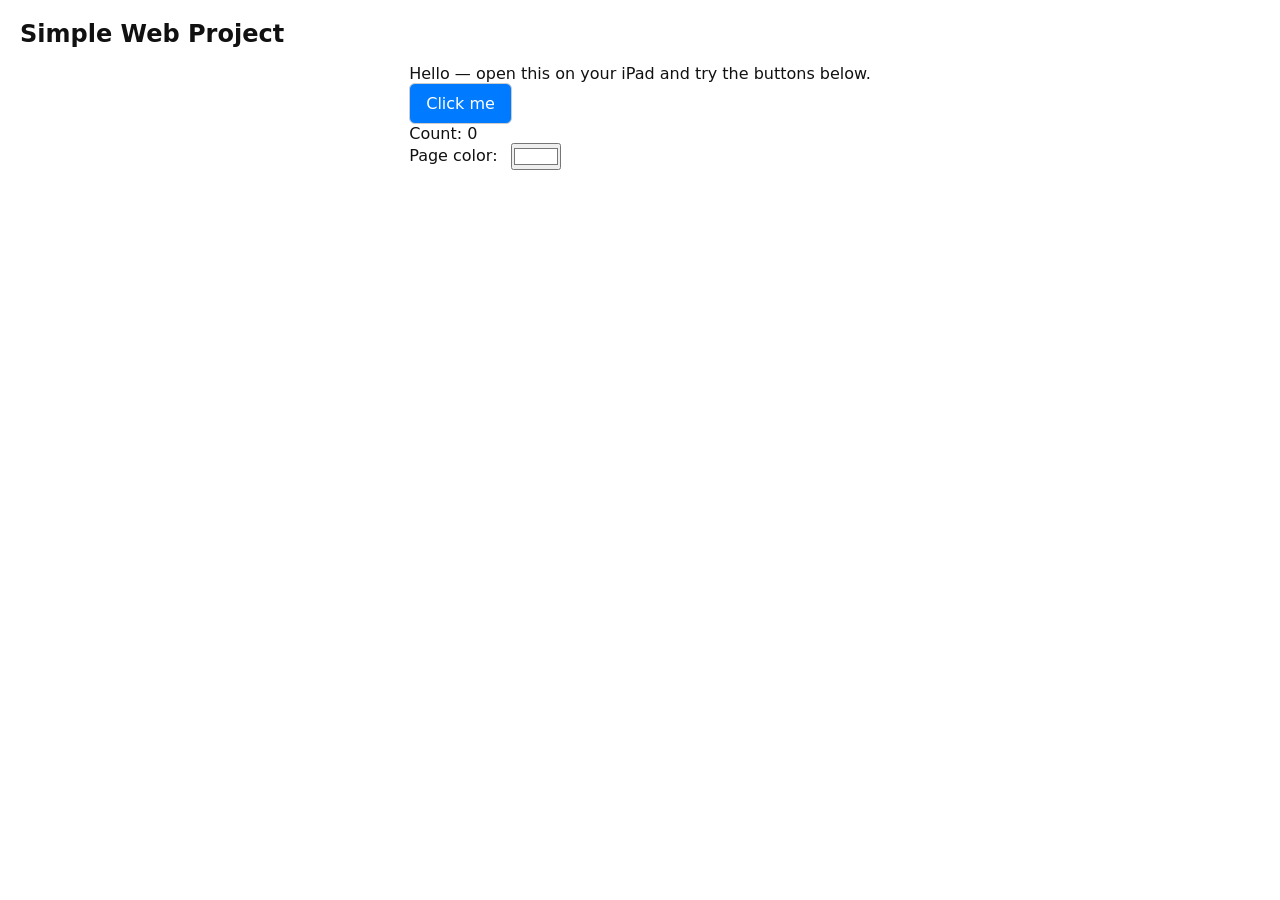
<file: index.html>
<!doctype html>
<html lang="en">
<head>
  <meta charset="utf-8">
  <meta name="viewport" content="width=device-width,initial-scale=1">
  <title>Simple Web Project</title>
  <link rel="stylesheet" href="style.css">
</head>
<body>
  <header>
    <h1>Simple Web Project</h1>
  </header>
  <main>
    <p id="greeting">Hello — open this on your iPad and try the buttons below.</p>

    <button id="countBtn">Click me</button>
    <p>Count: <span id="count">0</span></p>

    <label>Page color: <input type="color" id="colorPicker" value="#ffffff"></label>
  </main>

  <script src="script.js"></script>
</body>
</html>
</file>
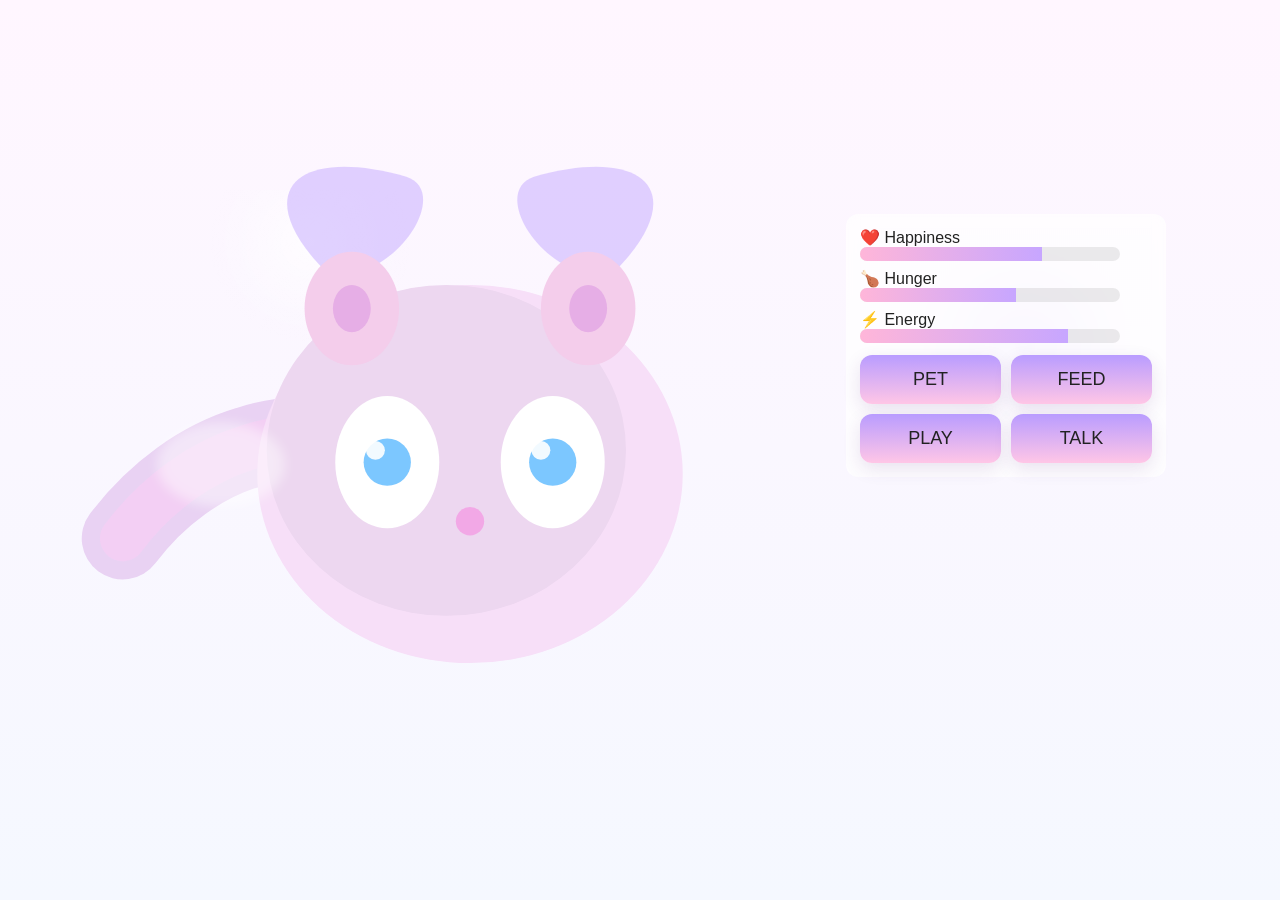
<file: thumbi.html>
<!doctype html>
<html lang="en">
<head>
  <meta charset="utf-8" />
  <meta name="viewport" content="width=device-width,initial-scale=1" />
  <title>Thumbi — Magical Pet</title>
  <link rel="stylesheet" href="thumbi.css">
</head>
<body>
  <main class="stage">
    <section class="scene">
      <div class="background">
        <div class="sparkles" aria-hidden="true"></div>
      </div>

      <div id="thumbi" class="momo" role="img" aria-label="Thumbi the magical pet">
        <!-- Tail (behind body) -->
        <svg id="tail" class="tail" viewBox="0 0 200 120" preserveAspectRatio="xMidYMid meet">
          <g fill="none" stroke-linecap="round" stroke-linejoin="round">
            <path id="tailPath" d="M180 60 C140 30 120 20 90 30 C70 36 50 50 35 70" stroke="#E9D2F3" stroke-width="36" opacity="0.98"/>
            <path d="M180 60 C140 30 120 20 90 30 C70 36 50 50 35 70" stroke="#F7CFF6" stroke-width="20" opacity="0.8"/>
          </g>
        </svg>

        <!-- Body + wings + face -->
        <div class="body-wrapper">
          <svg id="wings" class="wings" viewBox="0 0 300 160" preserveAspectRatio="xMidYMid meet">
            <g>
              <path id="wingL" d="M60 90 C10 40 40 10 110 30 C140 40 100 100 60 90" fill="rgba(200,175,255,0.55)" />
              <path id="wingR" d="M240 90 C290 40 260 10 190 30 C160 40 200 100 240 90" fill="rgba(200,175,255,0.55)" />
            </g>
          </svg>

          <svg class="body" viewBox="0 0 220 200" preserveAspectRatio="xMidYMid meet">
            <!-- body blob -->
            <ellipse cx="110" cy="110" rx="90" ry="80" fill="#F7DFF8" />
            <ellipse cx="100" cy="100" rx="76" ry="70" fill="#EDD7F0" />

            <!-- ears -->
            <g id="ears" fill="#F4CDEB">
              <ellipse cx="60" cy="40" rx="20" ry="24" />
              <ellipse cx="160" cy="40" rx="20" ry="24" />
              <ellipse cx="60" cy="40" rx="8" ry="10" fill="#E6AEE6" />
              <ellipse cx="160" cy="40" rx="8" ry="10" fill="#E6AEE6" />
            </g>

            <!-- eyes -->
            <g id="eyes">
              <ellipse id="eyeL" cx="75" cy="105" rx="22" ry="28" fill="#ffffff" />
              <ellipse id="eyeR" cx="145" cy="105" rx="22" ry="28" fill="#ffffff" />
              <circle cx="75" cy="105" r="10" fill="#7CC7FF" />
              <circle cx="145" cy="105" r="10" fill="#7CC7FF" />
              <circle cx="70" cy="100" r="4" fill="#fff" opacity="0.9" />
              <circle cx="140" cy="100" r="4" fill="#fff" opacity="0.9" />
            </g>

            <!-- nose / mouth -->
            <g id="faceMark" fill="#F2A8E6">
              <circle cx="110" cy="130" r="6" />
            </g>

          </svg>
        </div>

        <!-- Tail front shimmer -->
        <div class="tail-shimmer" aria-hidden="true"></div>
      </div>

      <!-- Meters & controls -->
      <aside class="hud">
        <div class="meters">
          <label>❤️ Happiness
            <div class="meter"><div id="happinessBar" class="bar"></div></div>
          </label>
          <label>🍗 Hunger
            <div class="meter"><div id="hungerBar" class="bar"></div></div>
          </label>
          <label>⚡ Energy
            <div class="meter"><div id="energyBar" class="bar"></div></div>
          </label>
        </div>

        <div class="controls">
          <button id="petBtn" class="big">PET</button>
          <button id="feedBtn" class="big">FEED</button>
          <button id="playBtn" class="big">PLAY</button>
          <button id="talkBtn" class="big">TALK</button>
        </div>
      </aside>

      <!-- Talk panel (placeholder) -->
      <div id="talkPanel" class="talk-panel hidden">
        <header>
          <h3>Talk to Thumbi</h3>
          <button id="closeTalk">Close</button>
        </header>
        <div class="conversation">
          <div id="talkLog" class="talk-log"></div>
          <div class="talk-input">
            <input id="talkInput" placeholder="Say something to Thumbi..." />
            <button id="sendTalk">Send</button>
          </div>
        </div>
      </div>

    </section>
  </main>

  <script src="thumbi.js"></script>
</body>
</html>
</file>
<file: style.css>
* { box-sizing: border-box; font-family: system-ui, -apple-system, 'Segoe UI', Roboto, 'Helvetica Neue', Arial; margin: 0; padding: 0; }

body { padding: 20px; background: #ffffff; color: #111; display: flex; flex-direction: column; min-height: 100vh; }

header { margin-bottom: 16px; }

h1 { font-size: 1.5rem; }

main { flex: 1; max-width: 800px; margin: 0 auto; }

button { padding: 10px 16px; font-size: 1rem; border-radius: 6px; border: 1px solid #ccc; background: #007bff; color: white; }

input[type="color"] { margin-left: 8px; vertical-align: middle; }

@media (prefers-color-scheme: dark) {
  body { background: #111; color: #eee; }
  button { background: #0a84ff; }
}
</file>
<file: thumbi.css>
/* thumbi.css - pastel magical style, iPad-first responsive */
:root{
  --bg1: linear-gradient(180deg,#FFF6FF 0%, #F5F8FF 100%);
  --card: rgba(255,255,255,0.6);
  --accent: #B99CFF;
  --accent-2: #FFC6E6;
}
*{box-sizing:border-box;font-family: -apple-system, BlinkMacSystemFont, 'Segoe UI', Roboto, 'Helvetica Neue', Arial;}
html,body{height:100%;}
body{margin:0;min-height:100vh;background:var(--bg1);display:flex;align-items:center;justify-content:center;padding:28px;color:#222}
.stage{width:100%;max-width:1100px}
.scene{position:relative;background:transparent;border-radius:18px;padding:24px;display:grid;grid-template-columns:1fr 320px;gap:20px;align-items:center}

/* Background */
.background{position:absolute;inset:0;z-index:0;pointer-events:none}
.background .sparkles{width:100%;height:100%;background:radial-gradient(circle at 20% 10%, rgba(255,255,255,0.7) 0, transparent 10%), radial-gradient(circle at 85% 30%, rgba(230,220,255,0.6) 0, transparent 10%);mix-blend-mode:screen}

/* Central thumbi */
#thumbi{position:relative;z-index:3;display:flex;align-items:center;justify-content:center;touch-action:none}
.body-wrapper{position:relative;width:min(520px,85vw);height:auto;display:flex;align-items:center;justify-content:center}
.tail{position:absolute;left:-10%;top:35%;width:64%;transform-origin:90% 60%;z-index:1}
.tail.anim-wag{animation:wag 700ms ease-in-out;}
@keyframes wag{0%{transform:rotate(0deg)}25%{transform:rotate(-10deg)}50%{transform:rotate(8deg)}75%{transform:rotate(-6deg)}100%{transform:rotate(0deg)}}

.wings{position:absolute;top:-18%;width:92%;z-index:0;transform-origin:center center}
.wings.flap{animation:flap 420ms ease-in-out}
@keyframes flap{0%{transform:translateY(0) rotate(0)}50%{transform:translateY(-6px) rotate(-3deg)}100%{transform:translateY(0) rotate(0)}}

.body{width:100%;height:auto;z-index:2}
.tail-shimmer{position:absolute;left:6%;top:44%;width:18%;height:18%;border-radius:50%;background:rgba(255,255,255,0.45);filter:blur(6px);z-index:4;pointer-events:none}

/* Eyes and idle animations */
#eyes circle, #eyes ellipse{transition:transform .12s ease}
#thumbi.blink #eyes ellipse{animation:blink 120ms steps(1,end) 1}
@keyframes blink{0%{transform:scaleY(1)}50%{transform:scaleY(0.06)}100%{transform:scaleY(1)}}

#thumbi.breathe{animation:breathe 2500ms ease-in-out infinite}
@keyframes breathe{0%{transform:scale(1)}50%{transform:scale(1.015)}100%{transform:scale(1)}}

/* HUD */
.hud{z-index:5;padding:14px;background:rgba(255,255,255,0.7);backdrop-filter:blur(6px);border-radius:12px;display:flex;flex-direction:column;gap:12px;align-self:start}
.meters{display:flex;flex-direction:column;gap:8px}
.meter{width:260px;height:14px;background:rgba(0,0,0,0.08);border-radius:10px;overflow:hidden}
.bar{height:100%;width:0%;background:linear-gradient(90deg,#FFB6D9,#C7A6FF);transition:width 300ms ease}
.controls{display:grid;grid-template-columns:1fr 1fr;gap:10px}
button.big{padding:14px 18px;font-size:18px;border-radius:12px;border:none;background:linear-gradient(180deg,var(--accent),var(--accent-2));color:#222;box-shadow:0 6px 18px rgba(80,30,120,0.12)}

/* Talk panel */
.talk-panel{position:fixed;inset:auto 16px 16px 16px;background:rgba(255,255,255,0.95);backdrop-filter:blur(6px);border-radius:12px;padding:12px;max-width:720px;z-index:100;box-shadow:0 12px 36px rgba(0,0,0,0.12)}
.talk-panel.hidden{display:none}
.talk-log{height:220px;overflow:auto;padding:8px;border-radius:8px;border:1px solid rgba(0,0,0,0.05);background:linear-gradient(180deg,#fff,#fff0)}
.talk-input{display:flex;gap:8px;margin-top:8px}
#talkInput{flex:1;padding:10px;border-radius:10px;border:1px solid rgba(0,0,0,0.08)}

/* Responsive for iPad / touch comfort */
@media (max-width:900px){
  .scene{grid-template-columns:1fr;}
  .hud{width:100%;align-self:stretch}
  .meter{width:100%}
}

/* small helper visual feedback */
.feedback{position:absolute;pointer-events:none;font-weight:700;font-size:18px;color:#fff;text-shadow:0 4px 14px rgba(0,0,0,0.25)}
</file>
